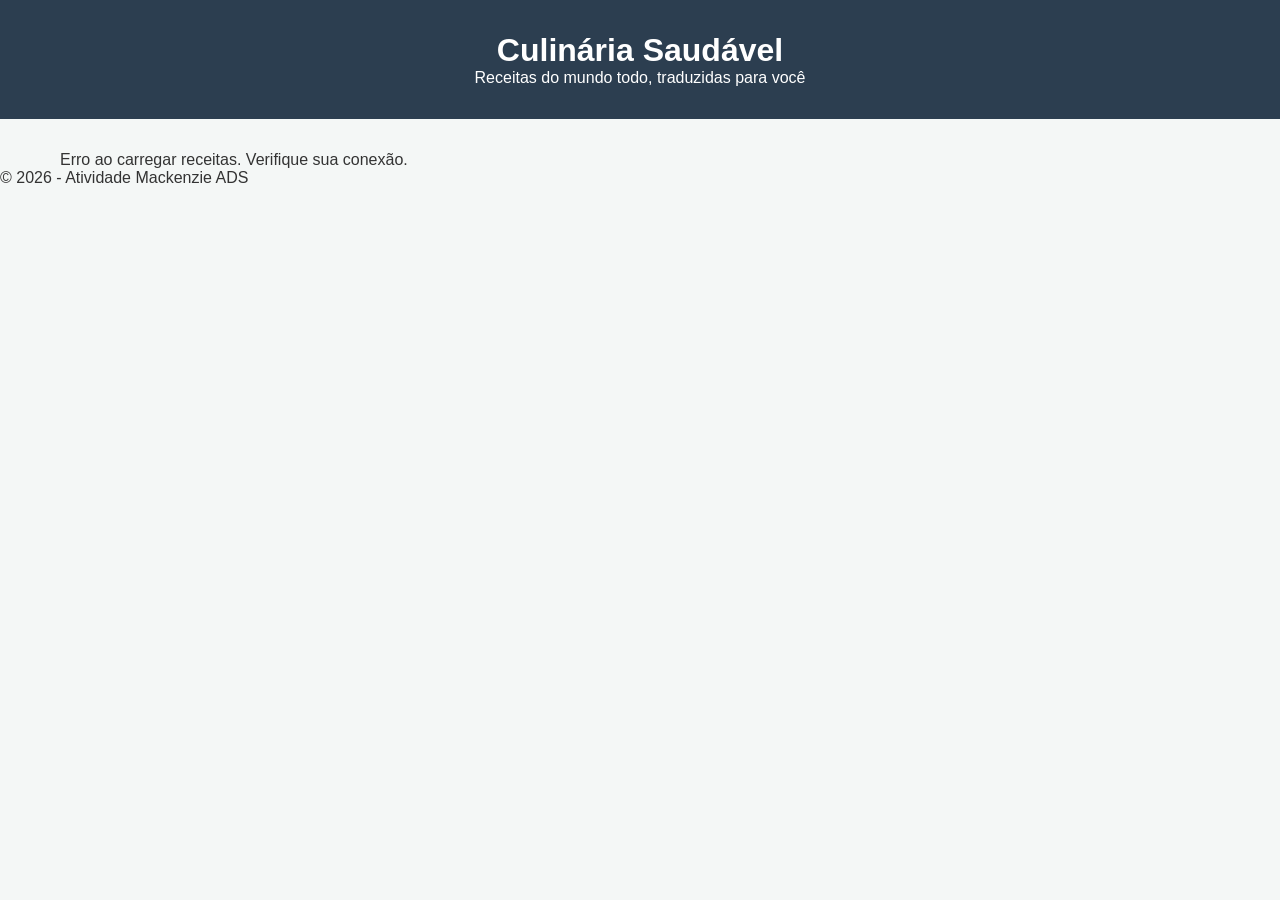
<file: Aula 5/index.html>
<!DOCTYPE html>
<html lang="pt-br">
<head>
    <meta charset="UTF-8">
    <meta name="viewport" content="width=device-width, initial-scale=1.0">
    <title>Receitas Saudáveis - Traduzido</title>
    <link rel="stylesheet" href="style.css">
</head>
<body>
    <header>
        <h1>Culinária Saudável</h1>
        <p>Receitas do mundo todo, traduzidas para você</p>
    </header>

    <main id="recipe-container" class="container">
        <div id="loading">Buscando e traduzindo receitas...</div>
    </main>

    <footer>
        <p>&copy; 2026 - Atividade Mackenzie ADS</p>
    </footer>

    <script src="script.js"></script>
</body>
</html>
</file>
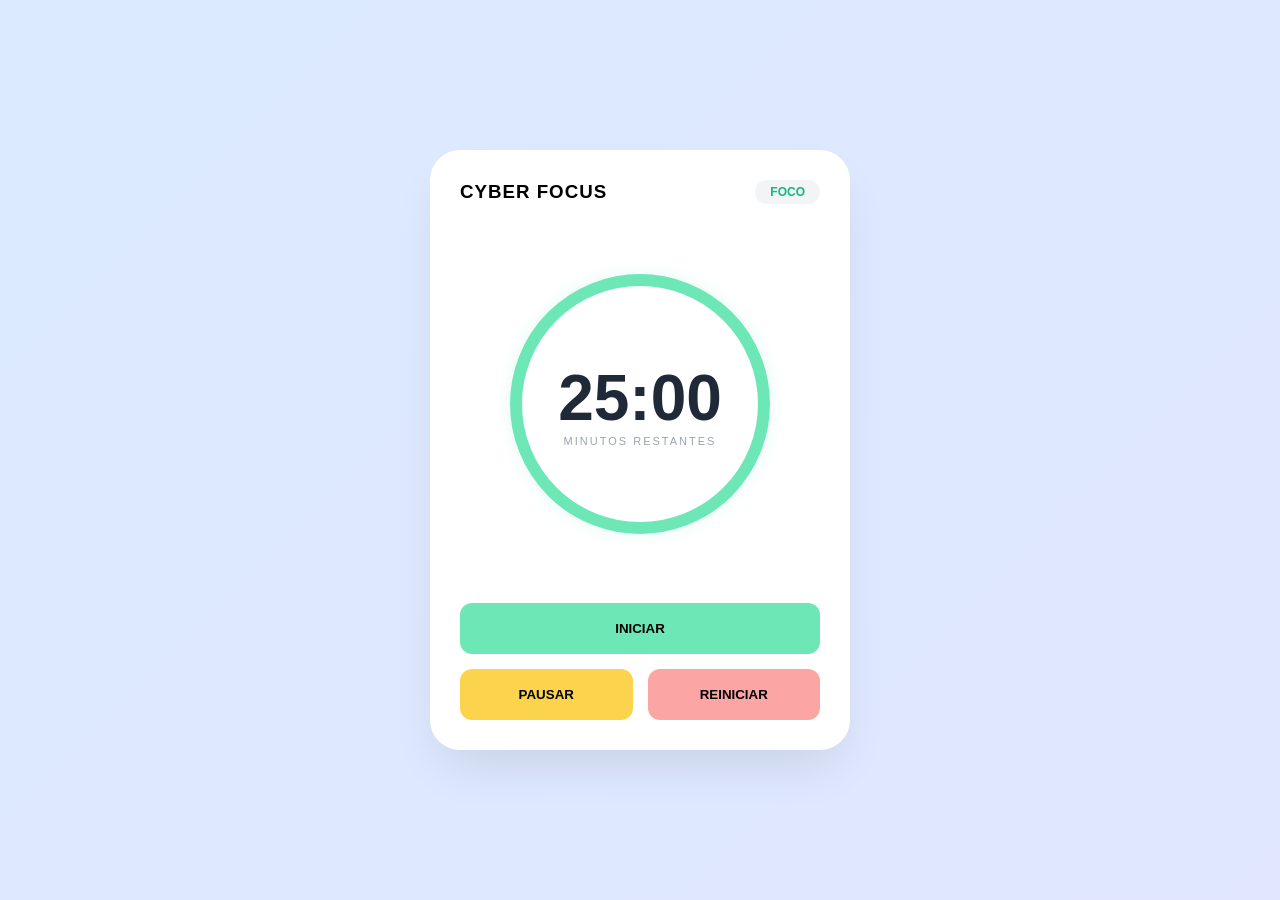
<file: Pomodoro/index.html>
<!DOCTYPE html>
<html lang="pt-br">
<head>
    <meta charset="UTF-8">
    <meta name="viewport" content="width=device-width, initial-scale=1.0">
    <title>Cyber Focus - Pomodoro</title>
    <style>
        /* --- CSS --- */
        * { margin: 0; padding: 0; box-sizing: border-box; font-family: 'Segoe UI', sans-serif; }
        
        :root { 
            --primary: #6ee7b7;   /* Verde - Foco */
            --secondary: #fcd34d; /* Amarelo - Pausa */
            --danger: #fca5a5;    /* Vermelho - Reset/Alerta */
            --text: #1f2937;
        }

        body { 
            background: linear-gradient(135deg, #dbeafe 0%, #e0e7ff 100%);
            min-height: 100vh; 
            display: flex; 
            justify-content: center; 
            align-items: center; 
        }

        .container { 
            background: white; 
            width: 100%; 
            height: 100vh; 
            display: flex; 
            flex-direction: column; 
            justify-content: space-between; 
            padding: 30px;
            transition: all 0.5s ease;
        }

        .header { display: flex; justify-content: space-between; align-items: center; }
        .status-badge { 
            background: #f3f4f6; 
            color: #10b981; 
            padding: 5px 15px; 
            border-radius: 20px; 
            font-size: 12px; 
            font-weight: bold; 
            transition: 0.3s;
        }

        .timer-section { flex-grow: 1; display: flex; justify-content: center; align-items: center; }
        
        /* Círculo que muda de cor */
        .circle-progress { 
            width: 260px; 
            height: 260px; 
            border-radius: 50%; 
            border: 12px solid var(--primary); 
            display: flex; 
            flex-direction: column;
            justify-content: center; 
            align-items: center; 
            transition: border-color 0.5s ease, box-shadow 0.5s ease;
            box-shadow: 0 0 15px rgba(110, 231, 183, 0.2);
        }

        .time-display h2 { font-size: 4rem; color: var(--text); }
        .time-display p { font-size: 11px; color: #9ca3af; letter-spacing: 2px; }

        .controls { display: grid; grid-template-columns: 1fr 1fr; gap: 15px; }
        .btn { 
            border: none; 
            padding: 18px; 
            border-radius: 12px; 
            font-weight: bold; 
            cursor: pointer; 
            transition: transform 0.1s;
        }
        .btn:active { transform: scale(0.95); }

        .btn-start { grid-column: span 2; background: var(--primary); }
        .btn-pause { background: var(--secondary); }
        .btn-reset { background: var(--danger); }

        /* Estilo Desktop */
        @media (min-width: 769px) {
            .container { 
                width: 420px; 
                height: auto; 
                min-height: 600px;
                border-radius: 30px; 
                box-shadow: 0 25px 50px -12px rgba(0,0,0,0.1); 
            }
        }

        /* Classe para quando o tempo acaba */
        .timer-finished {
            border-color: var(--danger) !important;
            box-shadow: 0 0 25px rgba(252, 165, 165, 0.5) !important;
        }
    </style>
</head>
<body>

    <main class="container">
        <header class="header">
            <h3 style="letter-spacing: 1px;">CYBER FOCUS</h3>
            <span class="status-badge" id="status">FOCO</span>
        </header>

        <section class="timer-section">
            <div class="circle-progress" id="circle">
                <div class="time-display" style="text-align: center;">
                    <h2 id="timer">25:00</h2>
                    <p id="label">MINUTOS RESTANTES</p>
                </div>
            </div>
        </section>

        <footer class="controls">
            <button class="btn btn-start" onclick="startTimer()">INICIAR</button>
            <button class="btn btn-pause" onclick="pauseTimer()">PAUSAR</button>
            <button class="btn btn-reset" onclick="resetTimer()">REINICIAR</button>
        </footer>
    </main>

    <script>
        let timeLeft = 25 * 60; // 25 min em segundos
        let timerId = null;

        const timerDisplay = document.getElementById('timer');
        const circle = document.getElementById('circle');
        const statusBadge = document.getElementById('status');
        const labelText = document.getElementById('label');

        function updateDisplay() {
            let minutes = Math.floor(timeLeft / 60);
            let seconds = timeLeft % 60;
            timerDisplay.innerText = `${minutes.toString().padStart(2, '0')}:${seconds.toString().padStart(2, '0')}`;
        }

        function startTimer() {
            if (timerId !== null) return;
            
            statusBadge.innerText = "PRODUZINDO";
            statusBadge.style.color = "#10b981";
            circle.classList.remove('timer-finished');

            timerId = setInterval(() => {
                if (timeLeft > 0) {
                    timeLeft--;
                    updateDisplay();
                } else {
                    // QUANDO O TEMPO ACABA:
                    clearInterval(timerId);
                    timerId = null;
                    circle.classList.add('timer-finished'); // Muda a cor para vermelho
                    statusBadge.innerText = "CONCLUÍDO";
                    statusBadge.style.color = "#ef4444";
                    labelText.innerText = "HORA DE DESCANSAR!";
                    alert("Pomodoro finalizado! Descanse um pouco.");
                }
            }, 1000);
        }

        function pauseTimer() {
            clearInterval(timerId);
            timerId = null;
            statusBadge.innerText = "PAUSADO";
            statusBadge.style.color = "#f59e0b";
        }

        function resetTimer() {
            pauseTimer();
            timeLeft = 25 * 60;
            updateDisplay();
            circle.classList.remove('timer-finished');
            statusBadge.innerText = "FOCO";
            statusBadge.style.color = "#10b981";
            labelText.innerText = "MINUTOS RESTANTES";
        }
    </script>
</body>
</html>
</file>
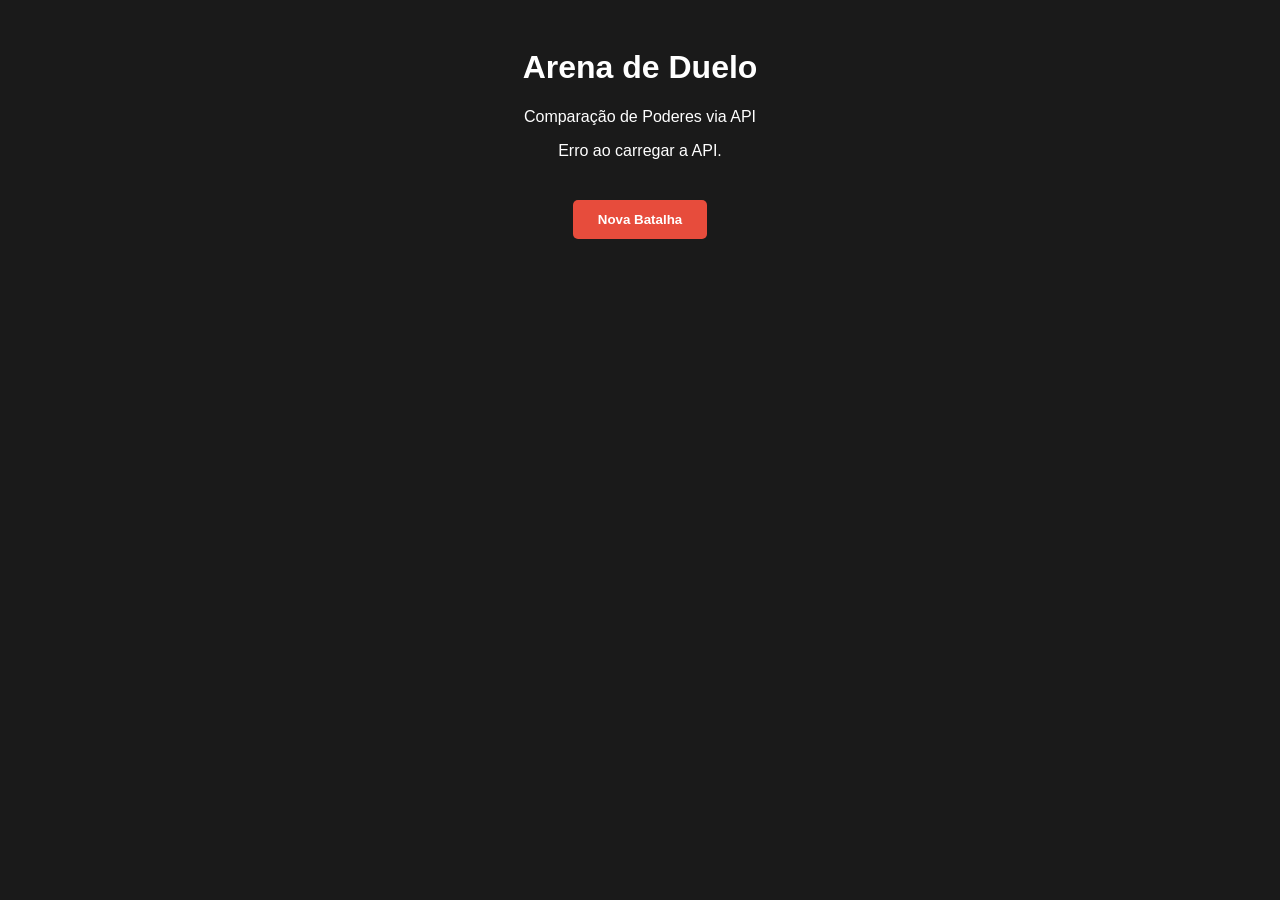
<file: Praticando Aula 5/index.html>
<!DOCTYPE html>
<html lang="pt-br">
<head>
    <meta charset="UTF-8">
    <meta name="viewport" content="width=device-width, initial-scale=1.0">
    <title>Duelo de Heróis - Mackenzie</title>
    <link rel="stylesheet" href="style.css">
</head>
<body>
    <header>
        <h1>Arena de Duelo</h1>
        <p>Comparação de Poderes via API</p>
    </header>

    <div id="loading">Convocando heróis para a arena...</div>

    <main id="arena" class="battle-arena" style="display: none;">
        <div id="hero1" class="hero-card"></div>
        <div class="vs-badge">VS</div>
        <div id="hero2" class="hero-card"></div>
    </main>

    <div id="result-container">
        <h2 id="result-text"></h2>
        <button onclick="window.location.reload()" class="btn-retry">Nova Batalha</button>
    </div>

    <script src="script.js"></script>
</body>
</html>
</file>
<file: Aula 5/style.css>
* {
    margin: 0;
    padding: 0;
    box-sizing: border-box;
    font-family: 'Segoe UI', Tahoma, Geneva, Verdana, sans-serif;
}

body {
    background-color: #f4f7f6;
    color: #333;
}

header {
    background-color: #2c3e50;
    color: white;
    text-align: center;
    padding: 2rem 1rem;
    margin-bottom: 2rem;
}

.container {
    display: grid;
    grid-template-columns: repeat(auto-fit, minmax(300px, 1fr));
    gap: 20px;
    padding: 0 20px;
    max-width: 1200px;
    margin: 0 auto;
}

.card {
    background: white;
    border-radius: 12px;
    overflow: hidden;
    box-shadow: 0 4px 15px rgba(0,0,0,0.1);
    transition: transform 0.3s ease;
}

.card:hover {
    transform: translateY(-5px);
}

.card img {
    width: 100%;
    height: 200px;
    object-fit: cover;
}

.card-content {
    padding: 20px;
}

.card-category {
    text-transform: uppercase;
    font-size: 0.75rem;
    font-weight: bold;
    color: #27ae60;
    margin-bottom: 8px;
    display: block;
}

.card-title {
    font-size: 1.4rem;
    margin-bottom: 10px;
}

.ingredients-list {
    font-size: 0.9rem;
    margin: 10px 0;
    color: #666;
}

.btn-preparo {
    background-color: #2c3e50;
    color: white;
    border: none;
    padding: 10px 15px;
    border-radius: 5px;
    cursor: pointer;
    width: 100%;
    font-weight: bold;
    margin-top: 10px;
}

.preparo-texto {
    display: none; /* Escondido inicialmente */
    margin-top: 15px;
    font-size: 0.85rem;
    line-height: 1.5;
    padding-top: 10px;
    border-top: 1px solid #eee;
}

.show {
    display: block;
}

/* Mobile Adjustments */
@media (max-width: 600px) {
    header h1 { font-size: 1.5rem; }
    .container { grid-template-columns: 1fr; }
}
</file>
<file: Praticando Aula 5/style.css>
body {
    font-family: 'Segoe UI', sans-serif;
    background-color: #1a1a1a;
    color: white;
    text-align: center;
    padding: 20px;
}

.battle-arena {
    display: flex;
    justify-content: center;
    align-items: center;
    gap: 30px;
    margin: 30px 0;
    flex-wrap: wrap; /* Garante que no celular um fique sob o outro */
}

.hero-card {
    background: #2d2d2d;
    padding: 20px;
    border-radius: 15px;
    width: 250px;
    box-shadow: 0 10px 20px rgba(0,0,0,0.5);
    transition: 0.3s;
}

.hero-card img {
    width: 100%;
    border-radius: 10px;
    height: 300px;
    object-fit: cover;
}

.vs-badge {
    font-size: 3rem;
    font-weight: bold;
    color: #e74c3c;
}

.winner {
    border: 4px solid #27ae60;
    transform: scale(1.05);
    box-shadow: 0 0 20px #27ae60;
}

.btn-retry {
    background: #e74c3c;
    color: white;
    border: none;
    padding: 12px 25px;
    border-radius: 5px;
    cursor: pointer;
    font-weight: bold;
    margin-top: 20px;
}
/* --- ANIMAÇÕES --- */

/* Vencedor: Brilho rápido e pulsante */
@keyframes glowPulse {
    0% { box-shadow: 0 0 5px #27ae60; transform: scale(1.05); }
    50% { box-shadow: 0 0 40px #2ecc71; transform: scale(1.1); } /* Pulso maior */
    100% { box-shadow: 0 0 20px #27ae60; transform: scale(1.05); }
}

/* Perdedor: Zoom e "rasgada" veloz */
@keyframes ripAndZoom {
    0% { transform: scale(1); opacity: 1; filter: grayscale(0%); }
    20% { transform: scale(1.2) rotate(5deg); filter: contrast(150%); } /* Zoom rápido de impacto */
    40% { transform: scale(1.1) rotate(-5deg); filter: grayscale(100%) brightness(50%); opacity: 0.5; }
    100% { transform: scale(1); opacity: 1; filter: grayscale(0%); }
}

.winner-animate {
    animation: glowPulse 3s ease-in-out 1; /* Reduzido para 3s */
    border: 4px solid #27ae60;
    z-index: 10;
}

.loser-animate {
    animation: ripAndZoom 3s ease-in-out 1; /* Reduzido para 3s */
    border: 4px solid #c0392b;
}

/* Brilho fixo final */
.winner {
    border: 4px solid #27ae60;
    box-shadow: 0 0 20px #27ae60;
    transform: scale(1.05);
}
/* --- EFEITO DE EMPATE --- */

@keyframes shakeDraw {
    0% { transform: translate(1px, 1px) rotate(0deg); }
    10% { transform: translate(-1px, -2px) rotate(-1deg); }
    20% { transform: translate(-3px, 0px) rotate(1deg); }
    30% { transform: translate(3px, 2px) rotate(0deg); }
    40% { transform: translate(1px, -1px) rotate(1deg); }
    50% { transform: translate(-1px, 2px) rotate(-1deg); }
    100% { transform: translate(0px, 0px) rotate(0deg); }
}

.draw-animate {
    animation: shakeDraw 0.5s linear infinite; /* Fica tremendo rápido */
    border: 4px solid #95a5a6; /* Cor cinza para empate */
}

/* Estado final do empate (estático) */
.draw-static {
    border: 4px solid #95a5a6;
    opacity: 0.8;
}
</file>
